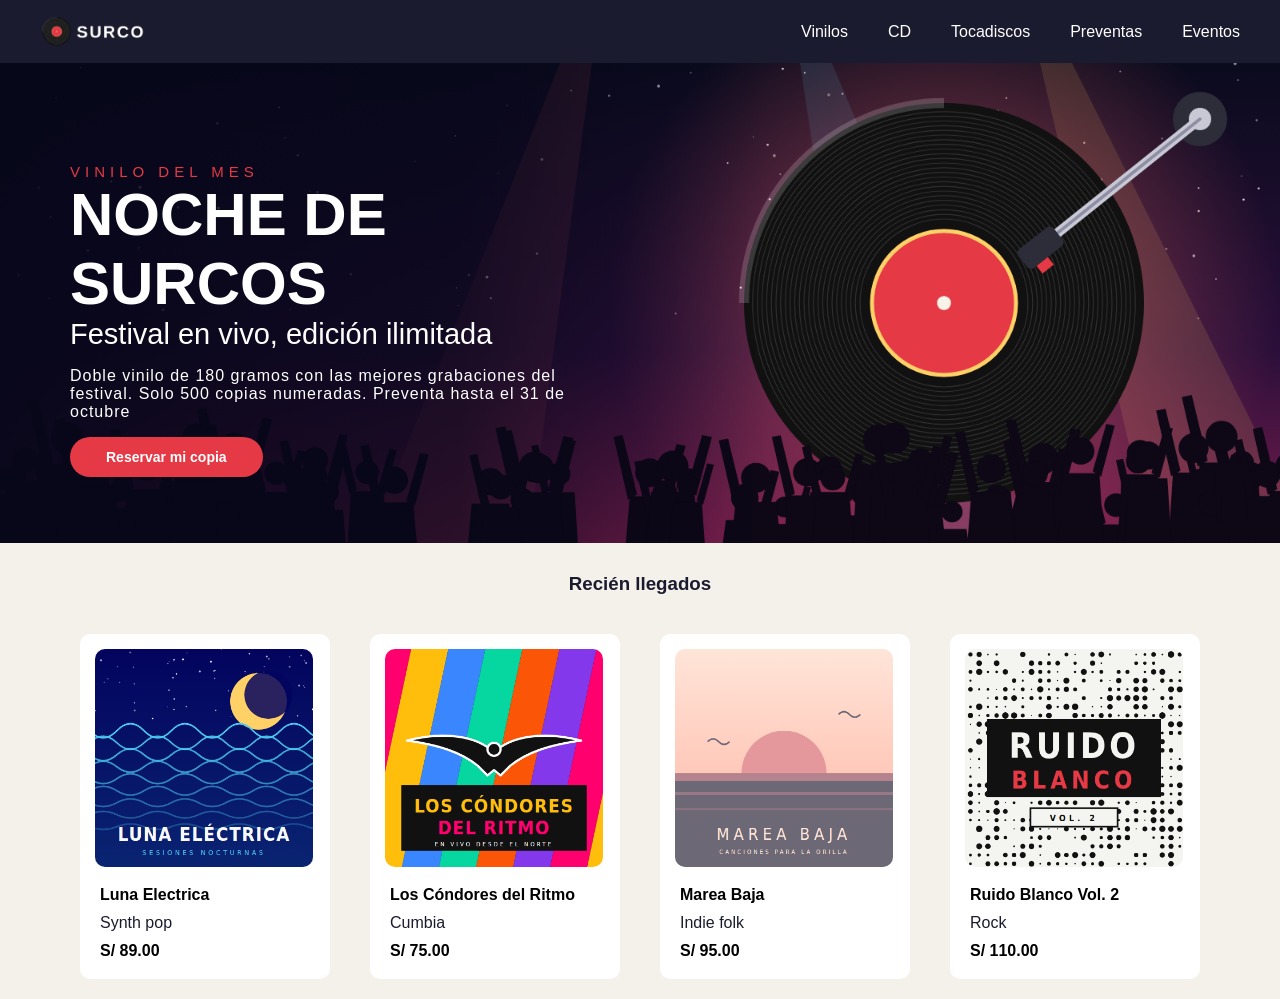
<file: pregunta1/index.html>
<!DOCTYPE html>
<html lang="en">
<head>
    <meta charset="UTF-8">
    <meta name="viewport" content="width=device-width, initial-scale=1.0">
    <title>Document</title>
    <link rel="stylesheet" href="style.css">
</head>
<body>

    <header>
        <img id="logo" src="/pregunta1/imagenes/logo.png" alt="">
        <nav class="navBar">
            <ul id="navegacion">
                <li><a href="">Vinilos</a></li>
                <li><a href="">CD</a></li>
                <li><a href="">Tocadiscos</a></li>
                <li><a href="">Preventas</a></li>
                <li><a href="">Eventos</a></li>
            </ul>
        </nav>
    </header>

    <main>
        <section id="banner">
            <div id="contenido_banner">
                <h3>VINILO DEL MES</h3>
                <h1>NOCHE DE SURCOS</h1>
                <h2>Festival en vivo, edición ilimitada</h2>
                <p>Doble vinilo de 180 gramos con las mejores grabaciones del festival. Solo 500 copias numeradas. Preventa hasta el 31 de octubre</p>
                <button>Reservar mi copia</button>
            </div>
        </section>

        <section id="apartado_reciente">
            <h3 id="recien_llegado">Recién llegados</h3>
            <div id="discos">
                <article class="card">
                    <img class="portada" src="/pregunta1/imagenes/luna-electrica.png" alt="">
                    <h4 class="disco">Luna Electrica</h4>
                    <p class="genero">Synth pop</p>
                    <p class="precio">S/ 89.00</p>
                </article>
                
                <article class="card">
                    <img class="portada" src="/pregunta1/imagenes/condores-del-ritmo.png" alt="">
                    <h4 class="disco">Los Cóndores del Ritmo</h4>
                    <p class="genero">Cumbia</p>
                    <p class="precio">S/ 75.00</p>
                </article>

                <article class="card">
                    <img class="portada" src="/pregunta1/imagenes/marea-baja.png" alt="">
                    <h4 class="disco">Marea Baja</h4>
                    <p class="genero">Indie folk</p>
                    <p class="precio">S/ 95.00</p>
                </article>

                <article class="card">
                    <img class="portada" src="/pregunta1/imagenes/ruido-blanco.png" alt="">
                    <h4 class="disco">Ruido Blanco Vol. 2</h4>
                    <p class="genero">Rock</p>
                    <p class="precio">S/ 110.00</p>
                </article>
            </div>

        </section>
    </main>
</body>
</html>
</file>
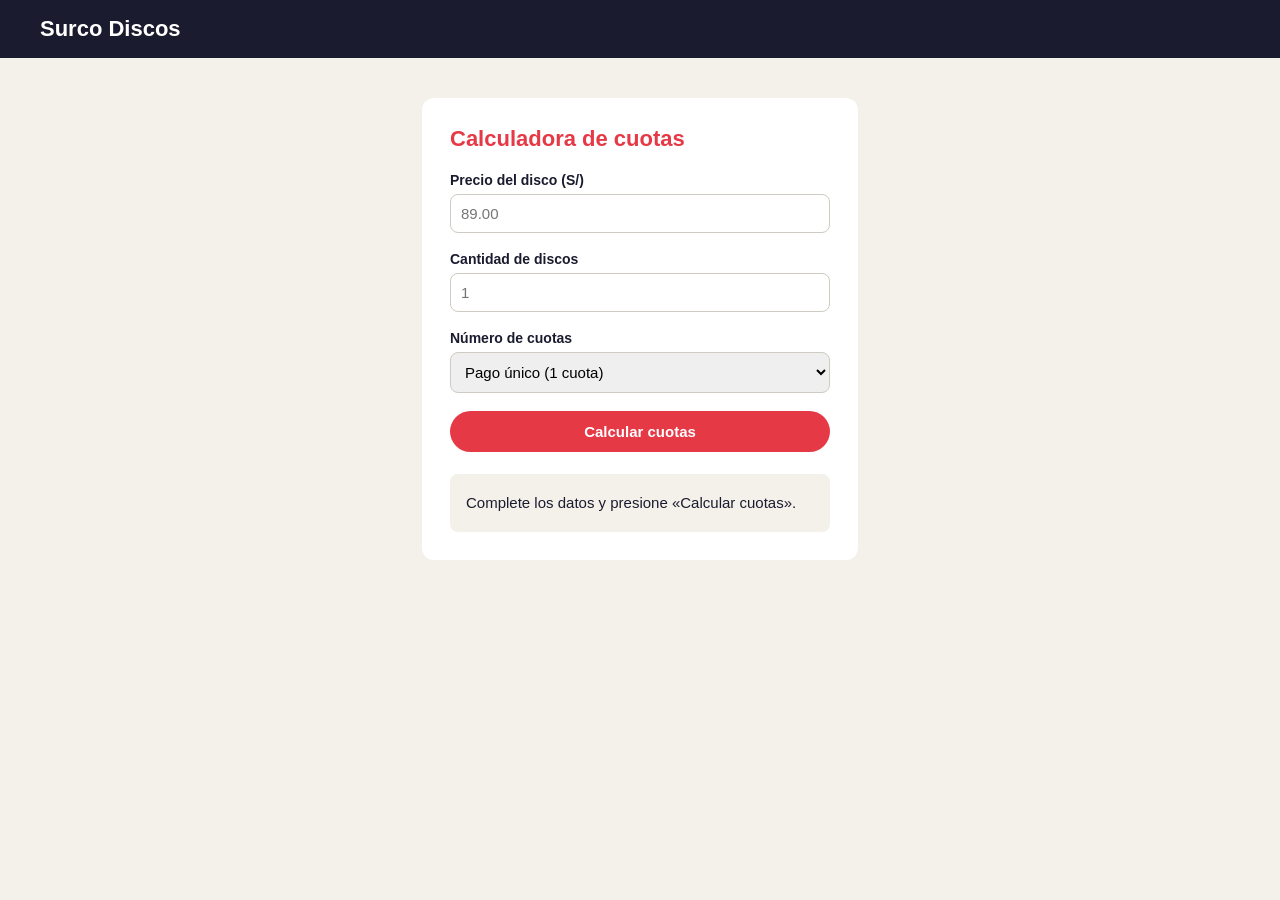
<file: pregunta2/index.html>
<!DOCTYPE html>
<html lang="es">
<head>
    <meta charset="utf-8">
    <meta name="viewport" content="width=device-width">
    <title>Surco Discos · Pago en cuotas</title>
    <link rel="stylesheet" href="estilos.css">
    <script src="script.js"></script>
</head>
<body>
    <header>
        <h1>Surco Discos</h1>
    </header>

    <main>
        <section class="cuotas">
            <h2>Calculadora de cuotas</h2>

            <label for="precio">Precio del disco (S/)</label>
            <input type="number" id="precio" min="0" step="0.01" placeholder="89.00">

            <label for="cantidad">Cantidad de discos</label>
            <input type="number" id="cantidad" min="1" step="1" placeholder="1">

            <label for="cuotas">Número de cuotas</label>
            <select id="cuotas">
                <option value="1">Pago único (1 cuota)</option>
                <option value="3">3 cuotas sin interés</option>
                <option value="6">6 cuotas sin interés</option>
            </select>

            <button onclick="calcular()" type="button" id="btnCalcular">Calcular cuotas</button>

            <div id="resultado" class="resultado">
                Complete los datos y presione «Calcular cuotas».
            </div>
        </section>
    </main>
</body>
</html>
</file>
<file: pregunta1/style.css>
html body {
    margin: 0;
    padding: 0;
    font-family: Arial, sans-serif;
}

/* BARRA DE NAVEGACION*/
header {
    width: 100%;
    background-color: #1b1b2f;
    display: flex;
    align-items: center;
    justify-content: space-between;
}

#navegacion {
    display: flex;
    gap: 40px;
    list-style: none;
    margin-right: 40px;
}

#navegacion li a{
    color: white;
    text-decoration: none;
}

/* LOGO */
#logo {
    width: 150px;
    margin: 15px 40px;
}

/* MAIN - BANNER*/
#banner {
    background-image: url("/pregunta1/imagenes/banner.png");
    background-size: cover;
    mask-repeat: no-repeat;
    aspect-ratio: 1600/600;

    display: flex;
    color: white;
}

#contenido_banner {
    width: 40%;
    margin: 100px 70px;
}

#contenido_banner > h1{
    font-size: 60px;
    margin: 0;
}

#contenido_banner > h2{
    font-size: 29px;
    margin: 0;
    font-weight: 100;
}

#contenido_banner > h3{
    font-size: 15px;
    margin: 0;
    font-weight: 100;
    color: #e63946;
    letter-spacing: 5px;
}

#contenido_banner > p{
    letter-spacing: 1px;
    font-weight: 100;
}

#contenido_banner > button {
    border: none;
    background-color: #e63946;
    color: white;
    padding: 12px 36px;
    font-size: 14px;
    font-weight: bold;
    border-radius: 30px;
}

/* RECIEN LLEGADOS*/

#apartado_reciente {
    display: flex;
    flex-direction: column;
    background-color: #f4f1ea;
    width: 100%;
}


#recien_llegado {
    text-align: center;
    color: #1b1b2f;
    margin-top: 30px;
}

#discos {
    display: flex;
    flex-direction: row;
    flex-wrap: wrap;
    justify-content: center;
    width: 100%;
}

.card {
    background-color: white;
    margin: 20px;
    width: 250px;
    height: 345px;
    border-radius: 10px;
}

.portada {
    width: 87%;
    margin: 15px;
    border-radius: 10px;
    aspect-ratio: 400/400;
}

.disco {
    margin-left: 20px;
    margin-top: 0;
    margin-bottom: 10px;
}

.genero {
    margin-left: 20px;
    margin-top: 0;
    margin-bottom: 10px;
    color: #1b1b2f;
}

.precio {
    margin-left: 20px;
    margin-top: 0;
    margin-bottom: 10px;
    font-weight: bold;
}
</file>
<file: pregunta2/estilos.css>
html, body {
    margin: 0;
    padding: 0;
}

body {
    font-family: Arial, sans-serif;
    background-color: #f4f1ea;
    color: #1b1b2f;
}

header {
    background-color: #1b1b2f;
    padding: 16px 40px;
}

header h1 {
    margin: 0;
    font-size: 22px;
    color: #ffffff;
}

.cuotas {
    display: flex;
    flex-direction: column;
    width: 380px;
    margin: 40px auto;
    padding: 28px;
    background-color: #ffffff;
    border-radius: 12px;
}

.cuotas h2 {
    margin: 0 0 20px 0;
    font-size: 22px;
    color: #e63946;
}

label {
    margin-bottom: 6px;
    font-size: 14px;
    font-weight: bold;
}

input, select {
    margin-bottom: 18px;
    padding: 10px;
    font-size: 15px;
    font-family: Arial, sans-serif;
    border: 1px solid #cfcbc2;
    border-radius: 8px;
}

input:focus, select:focus {
    border-color: #1b1b2f;
    outline: 2px solid #e63946;
}

button {
    padding: 12px;
    font-size: 15px;
    font-weight: bold;
    font-family: Arial, sans-serif;
    color: #ffffff;
    background-color: #e63946;
    border: none;
    border-radius: 24px;
    cursor: pointer;
}

.resultado {
    margin-top: 22px;
    padding: 16px;
    font-size: 15px;
    line-height: 1.7;
    background-color: #f4f1ea;
    border-radius: 8px;
}
</file>
